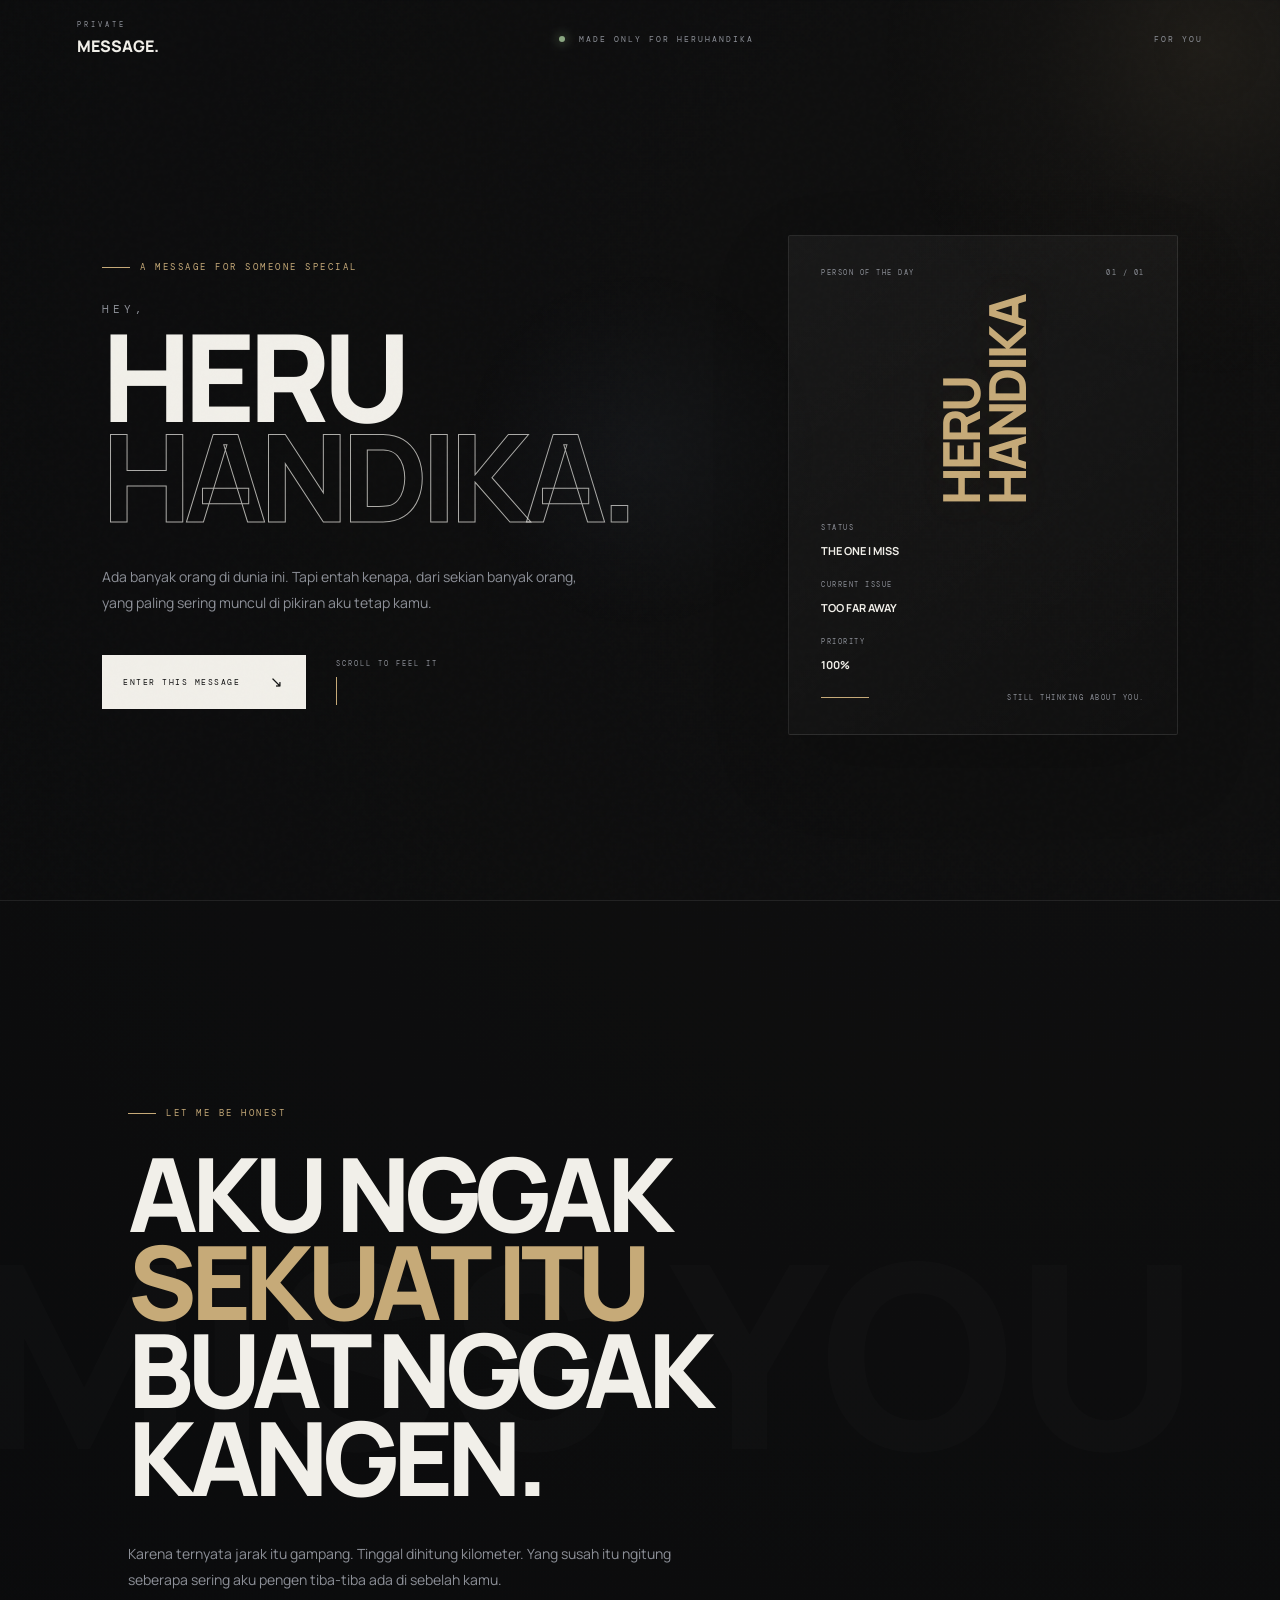
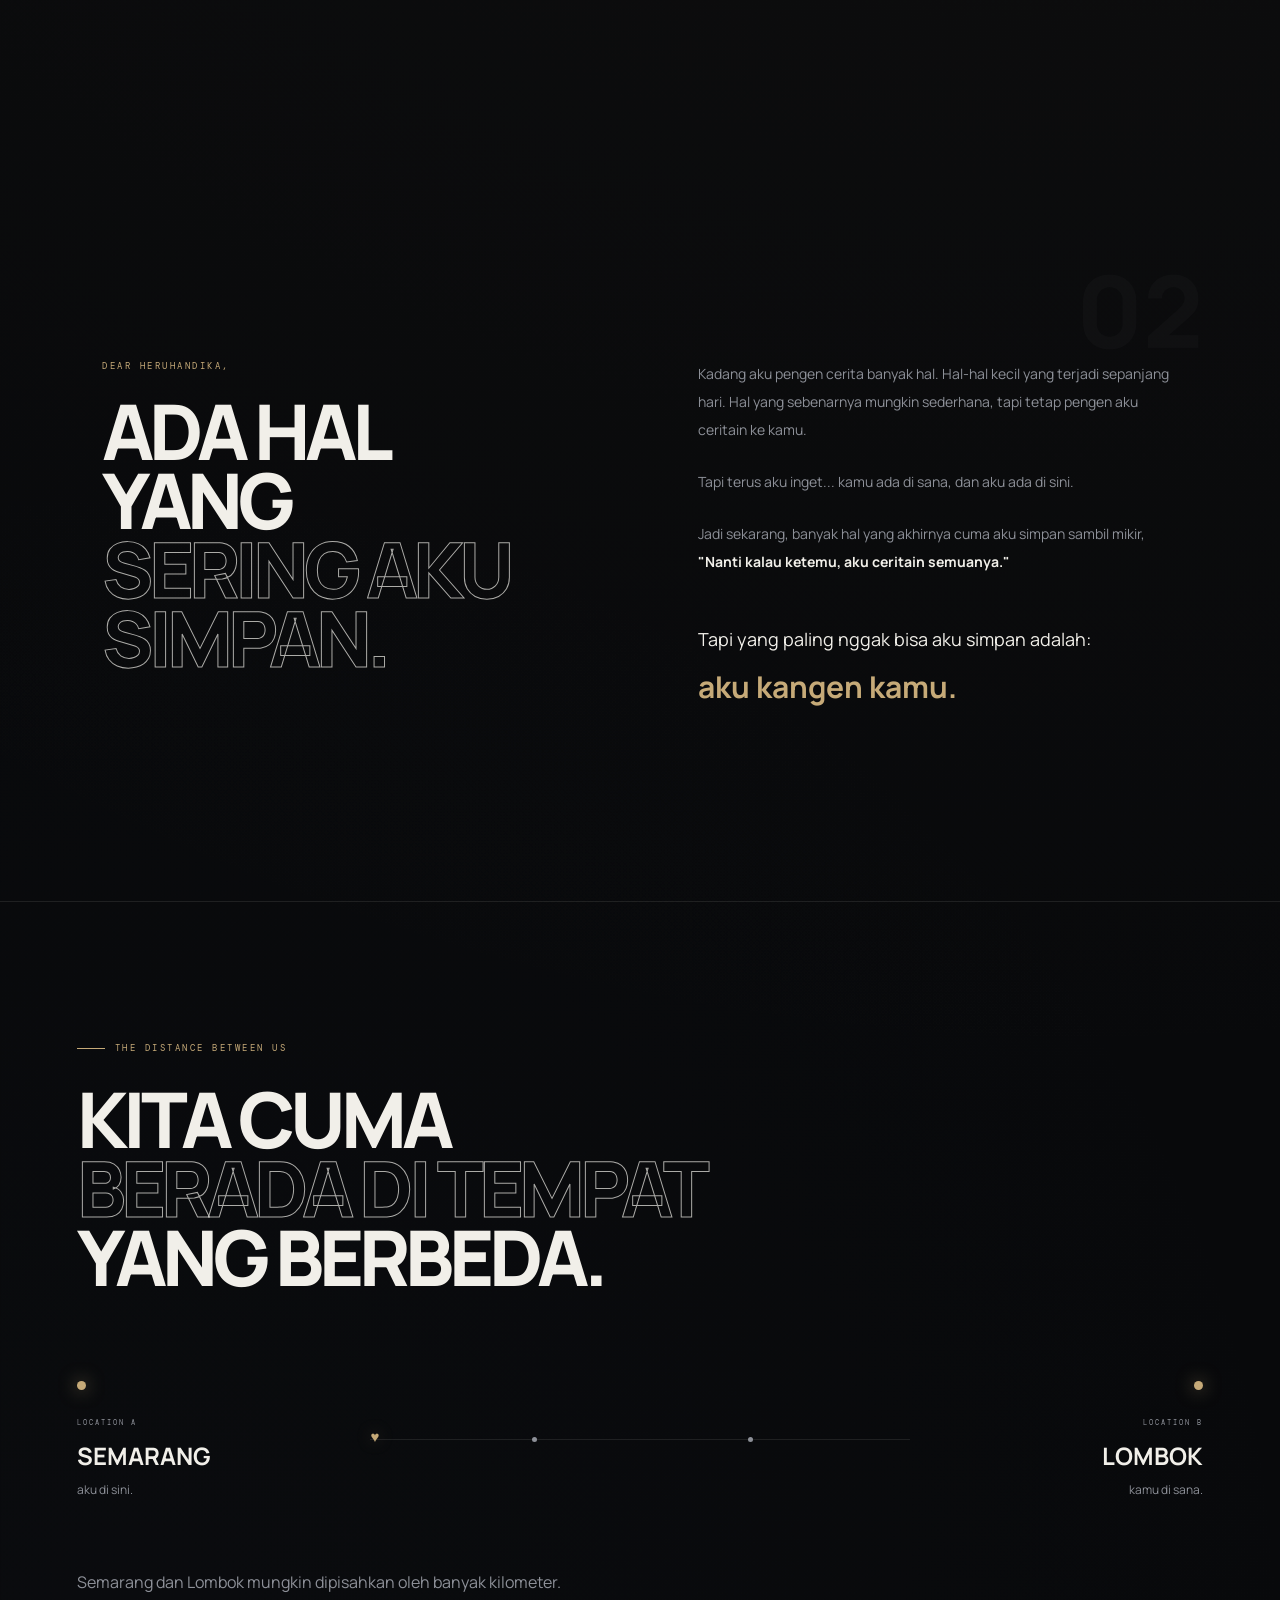
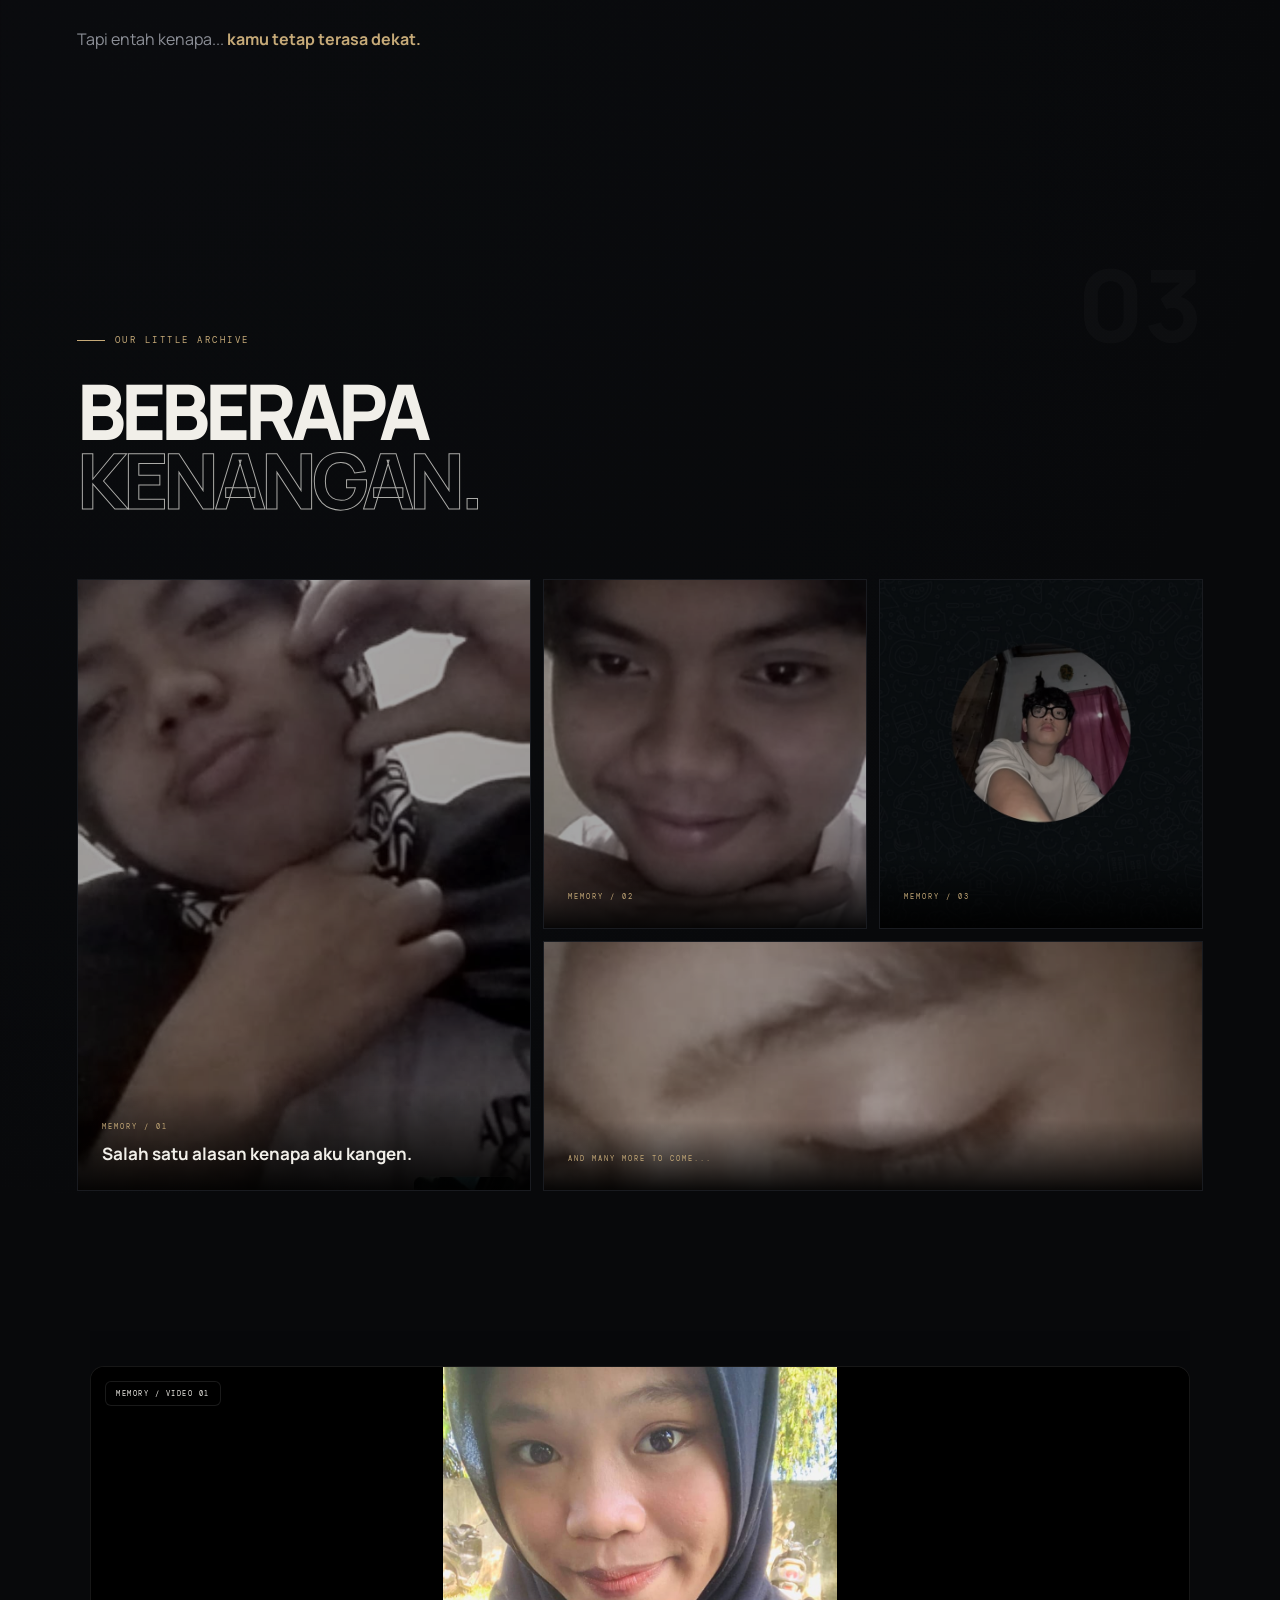
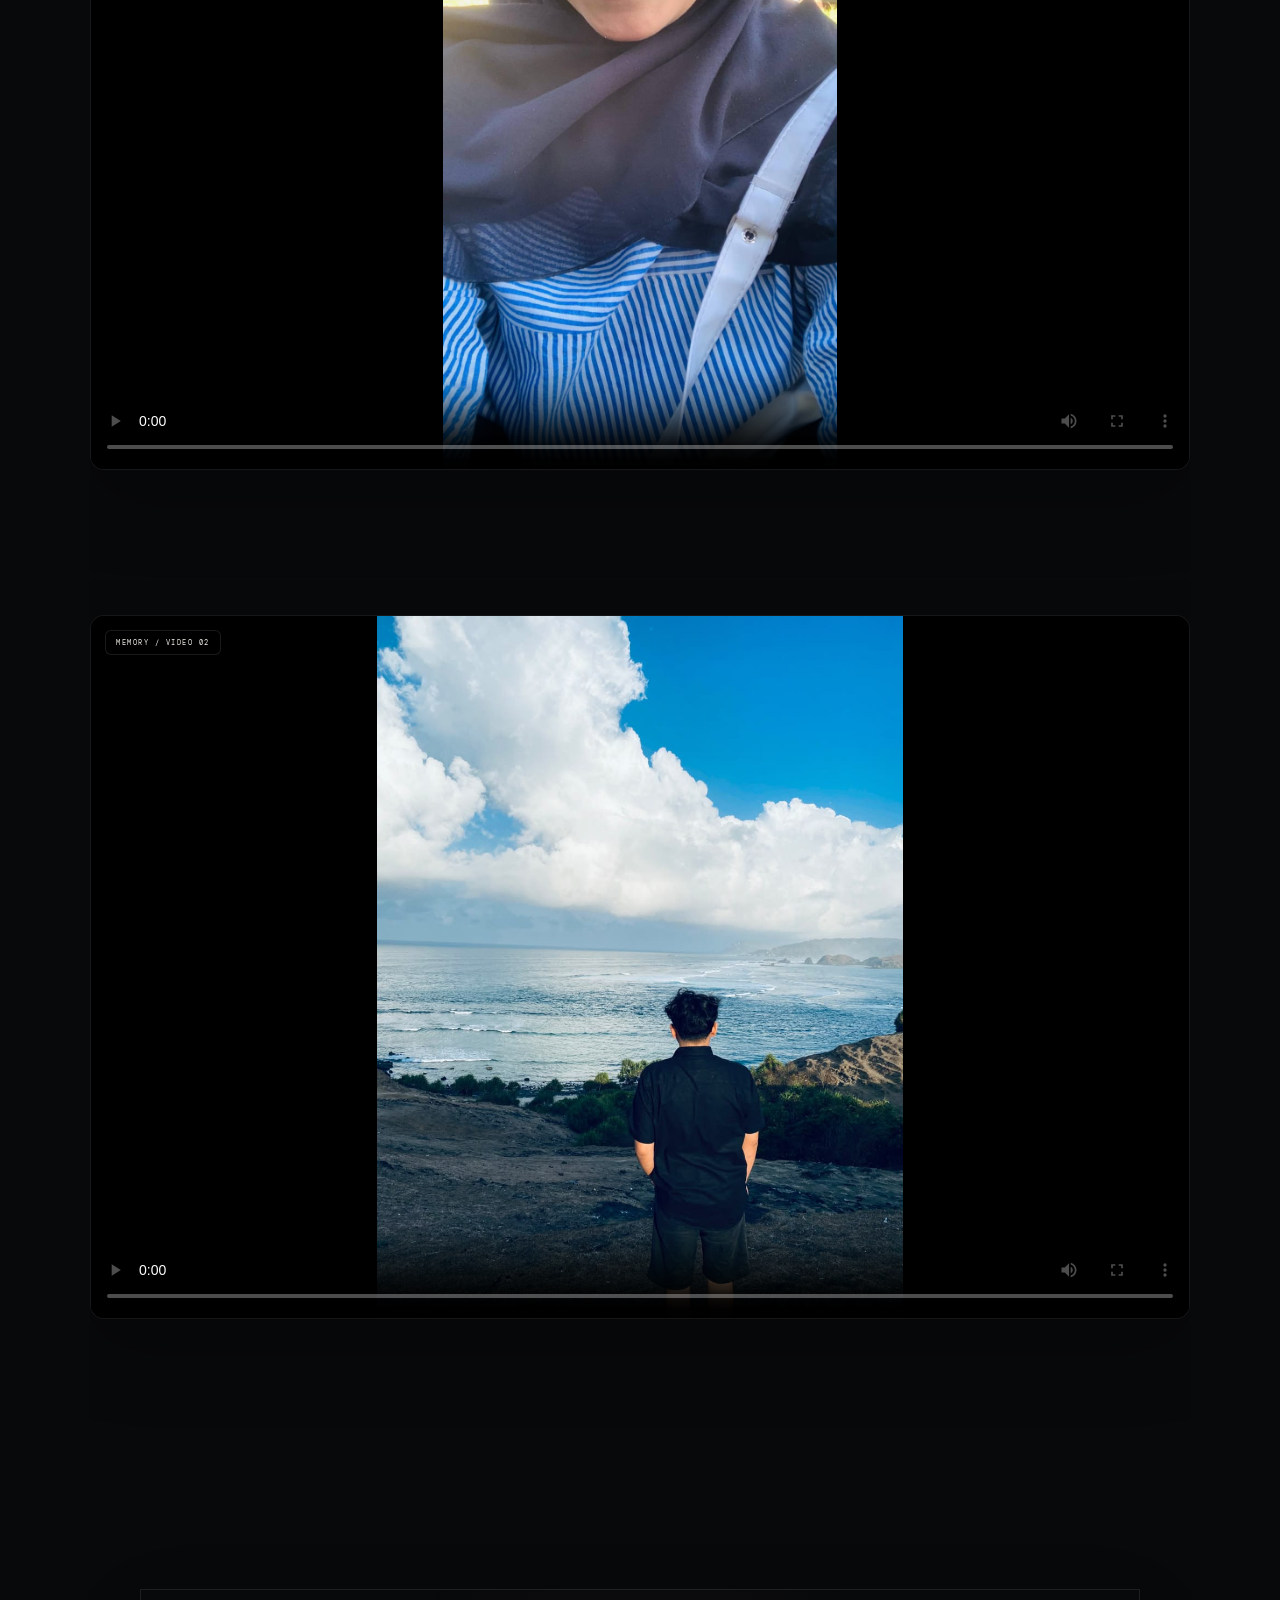
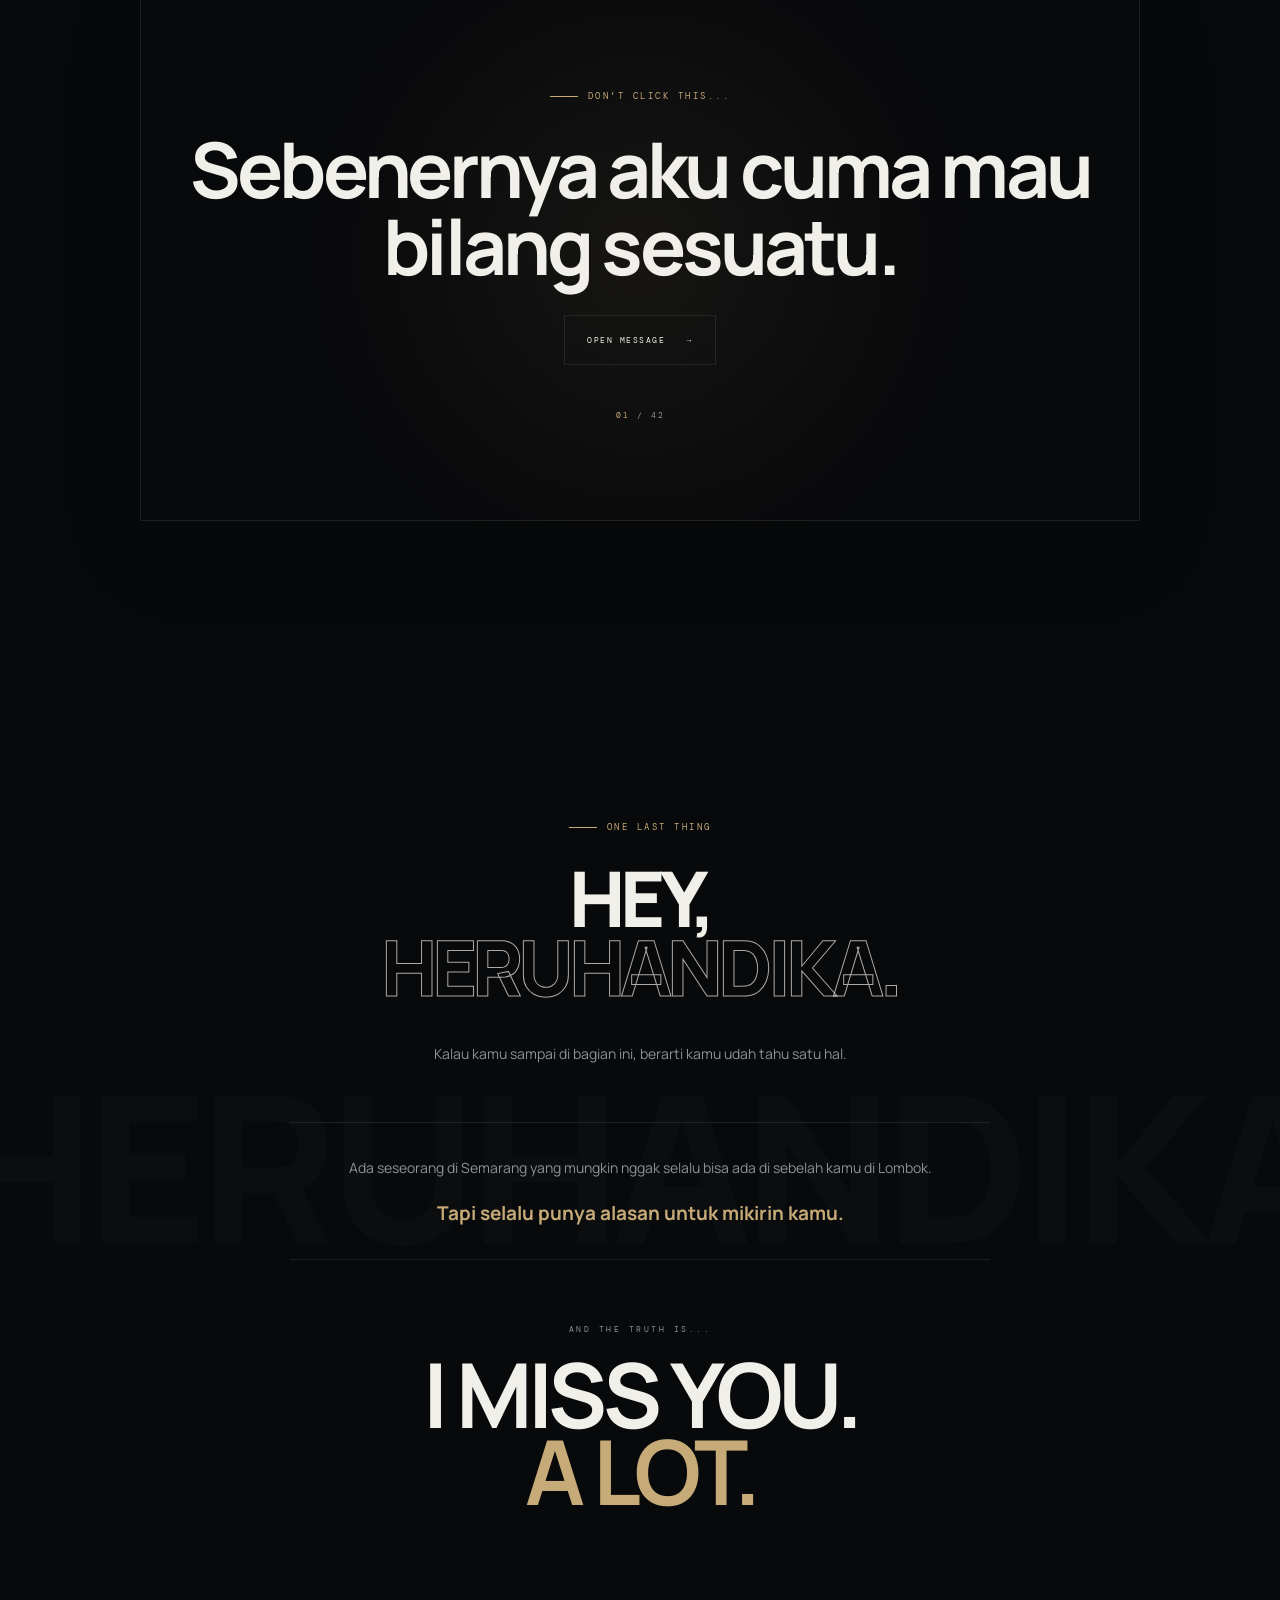
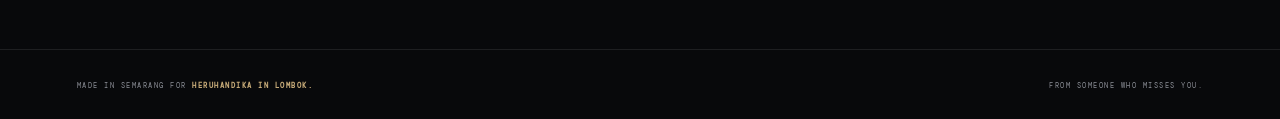
<file: index.html>
<!DOCTYPE html>
<html lang="id">

<head>
    <meta charset="UTF-8">

    <meta
        name="viewport"
        content="width=device-width, initial-scale=1.0, viewport-fit=cover"
    >

    <meta name="theme-color" content="#08090b">

    <meta
        name="description"
        content="A private message for someone special."
    >

    <meta name="color-scheme" content="dark">

    <title>For Heruhandika ❤️</title>

    <!-- =====================================================
         FONT
    ====================================================== -->

    <link rel="preconnect" href="https://fonts.googleapis.com">

    <link
        rel="preconnect"
        href="https://fonts.gstatic.com"
        crossorigin
    >

    <link
        href="https://fonts.googleapis.com/css2?family=DM+Mono:wght@400;500&family=Manrope:wght@400;500;600;700;800&display=swap"
        rel="stylesheet"
    >

    <!-- =====================================================
         CSS
    ====================================================== -->

    <link rel="stylesheet" href="style.css">
</head>


<body>


<!-- =========================================================
     LOADING SCREEN
========================================================= -->

<div class="loader" id="loader">

    <div class="loader-number">
        01 / PRIVATE MESSAGE
    </div>

    <div class="loader-name">
        HERUHANDIKA
    </div>

    <div class="loading-line">
        <span></span>
    </div>

    <p>
        PREPARING SOMETHING FOR YOU...
    </p>

</div>



<!-- =========================================================
     BACKGROUND EFFECTS
========================================================= -->

<div class="noise" aria-hidden="true"></div>

<div class="spotlight" aria-hidden="true"></div>

<div class="cursor-glow" aria-hidden="true"></div>



<!-- =========================================================
     NAVBAR
========================================================= -->

<nav class="navbar">

    <div class="brand">

        <span>
            PRIVATE
        </span>

        <strong>
            MESSAGE.
        </strong>

    </div>


    <div class="nav-center">

        <span class="online-dot"></span>

        MADE ONLY FOR HERUHANDIKA

    </div>


    <div class="nav-number">

        FOR YOU

    </div>

</nav>



<main>


<!-- =========================================================
     HERO
========================================================= -->

<section class="hero">

    <div class="hero-left reveal">

        <div class="eyebrow">

            <span></span>

            A MESSAGE FOR SOMEONE SPECIAL

        </div>


        <p class="hero-small">
            HEY,
        </p>


        <h1>

            HERU

            <br>

            <span>
                HANDIKA.
            </span>

        </h1>


        <p class="hero-description">

            Ada banyak orang di dunia ini.

            Tapi entah kenapa,

            dari sekian banyak orang,

            yang paling sering muncul

            di pikiran aku tetap kamu.

        </p>


        <div class="hero-actions">

            <button
                class="main-button"
                id="startButton"
                type="button"
            >

                <span>
                    ENTER THIS MESSAGE
                </span>

                <b>
                    ↘
                </b>

            </button>


            <div class="scroll-text">

                SCROLL TO FEEL IT

                <span></span>

            </div>

        </div>

    </div>



    <!-- =====================================================
         PERSON CARD
    ====================================================== -->

    <div class="hero-right reveal">

        <div class="person-card">


            <div class="card-top">

                <span>
                    PERSON OF THE DAY
                </span>

                <span>
                    01 / 01
                </span>

            </div>



            <div class="person-name">

                HERU

                <br>

                HANDIKA

            </div>



            <div class="person-info">


                <div>

                    <small>
                        STATUS
                    </small>

                    <strong>
                        THE ONE I MISS
                    </strong>

                </div>


                <div>

                    <small>
                        CURRENT ISSUE
                    </small>

                    <strong>
                        TOO FAR AWAY
                    </strong>

                </div>


                <div>

                    <small>
                        PRIORITY
                    </small>

                    <strong>
                        100%
                    </strong>

                </div>


            </div>



            <div class="card-footer">

                <span></span>

                <p>
                    STILL THINKING ABOUT YOU.
                </p>

            </div>


        </div>

    </div>

</section>



<!-- =========================================================
     STATEMENT
========================================================= -->

<section
    class="statement-section"
    id="message"
>

    <div
        class="big-background-text"
        aria-hidden="true"
    >
        MISS YOU
    </div>


    <div class="statement reveal">


        <p class="eyebrow">

            <span></span>

            LET ME BE HONEST

        </p>


        <h2>

            AKU NGGAK

            <br>

            <span>
                SEKUAT ITU
            </span>

            <br>

            BUAT NGGAK KANGEN.

        </h2>


        <p class="statement-description">

            Karena ternyata jarak itu gampang.

            Tinggal dihitung kilometer.

            Yang susah itu ngitung seberapa sering

            aku pengen tiba-tiba ada

            di sebelah kamu.

        </p>

    </div>

</section>



<!-- =========================================================
     LETTER
========================================================= -->

<section class="letter-section">

    <div class="section-index">
        02
    </div>


    <div class="letter-container">


        <div class="letter-title reveal">

            <p>
                DEAR HERUHANDIKA,
            </p>


            <h2>

                ADA HAL YANG

                <br>

                <span>
                    SERING AKU SIMPAN.
                </span>

            </h2>

        </div>



        <div class="letter-content reveal">


            <p>

                Kadang aku pengen cerita banyak hal.

                Hal-hal kecil yang terjadi sepanjang hari.

                Hal yang sebenarnya mungkin sederhana,

                tapi tetap pengen aku ceritain ke kamu.

            </p>


            <p>

                Tapi terus aku inget...

                kamu ada di sana,

                dan aku ada di sini.

            </p>


            <p>

                Jadi sekarang,

                banyak hal yang akhirnya cuma

                aku simpan sambil mikir,

                <b>
                    "Nanti kalau ketemu,
                    aku ceritain semuanya."
                </b>

            </p>


            <p class="highlight-text">

                Tapi yang paling nggak bisa

                aku simpan adalah:

                <br>

                <span>
                    aku kangen kamu.
                </span>

            </p>


        </div>

    </div>

</section>



<!-- =========================================================
     DISTANCE
========================================================= -->

<section class="distance-section">

    <div class="container">


        <div class="distance-heading reveal">

            <p class="eyebrow">

                <span></span>

                THE DISTANCE BETWEEN US

            </p>


            <h2>

                KITA CUMA

                <br>

                <span>
                    BERADA DI TEMPAT
                </span>

                <br>

                YANG BERBEDA.

            </h2>

        </div>



        <div class="distance-map reveal">


            <!-- LOCATION A -->

            <div class="location left-location">

                <div class="location-dot"></div>

                <small>
                    LOCATION A
                </small>

                <h3>
                    SEMARANG
                </h3>

                <p>
                    aku di sini.
                </p>

            </div>



            <!-- DISTANCE LINE -->

            <div class="travel-line">

                <div class="travel-dot dot-one"></div>

                <div class="travel-dot dot-two"></div>

                <div class="moving-heart">
                    ♥
                </div>

            </div>



            <!-- LOCATION B -->

            <div class="location right-location">

                <div class="location-dot"></div>

                <small>
                    LOCATION B
                </small>

                <h3>
                    LOMBOK
                </h3>

                <p>
                    kamu di sana.
                </p>

            </div>


        </div>



        <p class="distance-ending reveal">

            Semarang dan Lombok mungkin dipisahkan

            oleh banyak kilometer.

            <br><br>

            Tapi entah kenapa...

            <strong>
                kamu tetap terasa dekat.
            </strong>

        </p>


    </div>

</section>



<!-- =========================================================
     MEMORY
========================================================= -->

<section class="memory-section">

    <div class="section-index">
        03
    </div>


    <div class="container">


        <div class="memory-heading reveal">

            <p class="eyebrow">

                <span></span>

                OUR LITTLE ARCHIVE

            </p>


            <h2>

                BEBERAPA

                <br>

                <span>
                    KENANGAN.
                </span>

            </h2>

        </div>



        <div class="memory-grid">


            <!-- MEMORY 01 -->

            <div class="memory-card main-memory reveal">

                <img
                    src="img/foto1.jpeg"
                    alt="Kenangan bersama Heruhandika"
                    loading="lazy"
                    decoding="async"
                >


                <div class="memory-caption">

                    <span>
                        MEMORY / 01
                    </span>

                    <h3>

                        Salah satu alasan

                        kenapa aku kangen.

                    </h3>

                </div>

            </div>



            <!-- MEMORY 02 -->

            <div class="memory-card reveal">

                <img
                    src="img/foto2.jpeg"
                    alt="Memory 02"
                    loading="lazy"
                    decoding="async"
                >


                <div class="memory-caption">

                    <span>
                        MEMORY / 02
                    </span>

                </div>

            </div>



            <!-- MEMORY 03 -->

            <div class="memory-card reveal">

                <img
                    src="img/foto3.jpeg"
                    alt="Memory 03"
                    loading="lazy"
                    decoding="async"
                >


                <div class="memory-caption">

                    <span>
                        MEMORY / 03
                    </span>

                </div>

            </div>



            <!-- MEMORY 04 -->

            <div class="memory-card wide reveal">

                <img
                    src="img/foto4.jpeg"
                    alt="Kenangan lainnya"
                    loading="lazy"
                    decoding="async"
                >


                <div class="memory-caption">

                    <span>
                        AND MANY MORE TO COME...
                    </span>

                </div>

            </div>


        </div>

    </div>

</section>



<!-- =========================================================
     VIDEO MEMORY 01
========================================================= -->

<section class="video-section">

    <div class="video-frame reveal">

        <div class="video-label">
            MEMORY / VIDEO 01
        </div>


        <video
            class="our-video"
            controls
            playsinline
            preload="metadata"
            poster="./img/cover1.jpeg"
        >

            <source
                src="./asset/video.mp4.mp4"
                type="video/mp4"
            >

            Browser kamu tidak mendukung video.

        </video>

    </div>

</section>



<!-- =========================================================
     VIDEO MEMORY 02
========================================================= -->

<section class="video-section">

    <div class="video-frame reveal">

        <div class="video-label">
            MEMORY / VIDEO 02
        </div>


        <video
            class="our-video"
            controls
            playsinline
            preload="metadata"
            poster="./img/cover2.jpeg"
        >

            <source
                src="./asset/video1.mp4"
                type="video/mp4"
            >

            Browser kamu tidak mendukung video.

        </video>

    </div>

</section>



<!-- =========================================================
     INTERACTIVE MESSAGE
========================================================= -->

<section class="interactive-section">

    <div class="interactive-box reveal">


        <p class="eyebrow">

            <span></span>

            DON'T CLICK THIS...

        </p>


        <h2 id="messageText">

            Sebenernya aku cuma mau bilang sesuatu.

        </h2>


        <button
            id="messageButton"
            class="message-button"
            type="button"
        >

            OPEN MESSAGE

            <span>
                →
            </span>

        </button>


        <div class="message-counter">

            <span id="messageCount">
                01
            </span>

            / 42

        </div>


    </div>

</section>



<!-- =========================================================
     FINAL MESSAGE
========================================================= -->

<section class="final-section">


    <div
        class="final-background"
        aria-hidden="true"
    >
        HERUHANDIKA
    </div>


    <div class="final-content reveal">


        <p class="eyebrow">

            <span></span>

            ONE LAST THING

        </p>


        <h2>

            HEY,

            <br>

            <span>
                HERUHANDIKA.
            </span>

        </h2>


        <p class="final-text">

            Kalau kamu sampai di bagian ini,

            berarti kamu udah tahu satu hal.

        </p>



        <div class="final-message">


            <p>

                Ada seseorang di Semarang

                yang mungkin nggak selalu bisa

                ada di sebelah kamu di Lombok.

            </p>


            <strong>

                Tapi selalu punya alasan

                untuk mikirin kamu.

            </strong>


        </div>



        <div class="last-words">


            <span>
                AND THE TRUTH IS...
            </span>


            <h3>

                I MISS YOU.

                <br>

                <b>
                    A LOT.
                </b>

            </h3>


        </div>


    </div>

</section>


</main>



<!-- =========================================================
     FOOTER
========================================================= -->

<footer>


    <div>

        MADE IN SEMARANG FOR

        <strong>
            HERUHANDIKA IN LOMBOK.
        </strong>

    </div>


    <div>

        FROM SOMEONE WHO MISSES YOU.

    </div>


</footer>



<!-- =========================================================
     JAVASCRIPT
========================================================= -->

<script src="script.js" defer></script>


</body>

</html>
</file>
<file: style.css>
@import url('https://fonts.googleapis.com/css2?family=DM+Mono:wght@400;500&family=Manrope:wght@400;500;600;700;800&display=swap');

/* =========================================================
   ROOT
========================================================= */

:root{
    --bg:#08090b;
    --soft:#101216;
    --card:#121419;

    --text:#f1efe9;
    --muted:#8d9098;

    --gold:#c6aa78;
    --gold-light:#dfc99d;
    --gold-soft:rgba(198,170,120,.12);

    --line:rgba(255,255,255,.09);
    --line-soft:rgba(255,255,255,.05);

    --container:1200px;
    --radius:18px;

    --ease:cubic-bezier(.22,1,.36,1);
}


/* =========================================================
   RESET
========================================================= */

*,
*::before,
*::after{
    margin:0;
    padding:0;
    box-sizing:border-box;
}

html{
    scroll-behavior:smooth;
    background:var(--bg);
    overflow-x:hidden;
}

body{
    min-width:0;
    background:
        radial-gradient(
            circle at 85% 5%,
            rgba(198,170,120,.045),
            transparent 30%
        ),
        radial-gradient(
            circle at 10% 40%,
            rgba(90,110,140,.025),
            transparent 25%
        ),
        var(--bg);

    color:var(--text);

    font-family:"Manrope",sans-serif;

    overflow-x:hidden;

    -webkit-font-smoothing:antialiased;
    text-rendering:optimizeLegibility;
}

img,
video{
    max-width:100%;
}

button{
    font:inherit;
}

button,
a{
    -webkit-tap-highlight-color:transparent;
}

button{
    border-radius:0;
}

section{
    position:relative;
    overflow:hidden;
}


/* =========================================================
   BACKGROUND
========================================================= */

.noise{
    position:fixed;
    inset:0;

    z-index:100;

    pointer-events:none;

    opacity:.025;

    background-image:
        url("data:image/svg+xml,%3Csvg viewBox='0 0 180 180' xmlns='http://www.w3.org/2000/svg'%3E%3Cfilter id='n'%3E%3CfeTurbulence type='fractalNoise' baseFrequency='.9' numOctaves='3' stitchTiles='stitch'/%3E%3C/filter%3E%3Crect width='100%25' height='100%25' filter='url(%23n)' opacity='.6'/%3E%3C/svg%3E");
}

.spotlight{
    position:fixed;

    width:700px;
    height:700px;

    top:-300px;
    right:-280px;

    z-index:0;

    border-radius:50%;

    pointer-events:none;

    background:
        radial-gradient(
            circle,
            rgba(198,170,120,.09) 0%,
            rgba(198,170,120,.025) 35%,
            transparent 68%
        );
}

.cursor-glow{
    position:fixed;

    width:360px;
    height:360px;

    z-index:1;

    left:0;
    top:0;

    border-radius:50%;

    pointer-events:none;

    transform:translate(-50%,-50%);

    background:
        radial-gradient(
            circle,
            rgba(90,110,140,.07),
            transparent 70%
        );
}


/* =========================================================
   LOADER
========================================================= */

.loader{
    position:fixed;
    inset:0;

    z-index:99999;

    display:flex;
    flex-direction:column;
    align-items:center;
    justify-content:center;

    padding:24px;

    background:#08090b;

    opacity:1;
    visibility:visible;

    transition:
        opacity .8s ease,
        visibility .8s ease;
}

.loader.hide{
    opacity:0;
    visibility:hidden;
    pointer-events:none;
}

.loader-number{
    margin-bottom:18px;

    color:var(--gold);

    font-family:"DM Mono",monospace;

    font-size:10px;

    letter-spacing:2px;
}

.loader-name{
    margin-bottom:28px;

    font-size:clamp(24px,5vw,50px);

    font-weight:800;

    letter-spacing:clamp(4px,1vw,10px);

    text-align:center;
}

.loading-line{
    width:min(240px,70vw);

    height:1px;

    overflow:hidden;

    background:var(--line);
}

.loading-line span{
    display:block;

    width:40%;
    height:100%;

    background:var(--gold);

    animation:load 1.5s infinite ease-in-out;
}

.loader p{
    margin-top:18px;

    color:var(--muted);

    font-family:"DM Mono",monospace;

    font-size:8px;

    letter-spacing:2px;

    text-align:center;
}

@keyframes load{
    from{
        transform:translateX(-120%);
    }

    to{
        transform:translateX(360%);
    }
}


/* =========================================================
   NAVBAR
========================================================= */

.navbar{
    position:absolute;

    top:0;
    left:0;

    width:100%;

    padding:28px 6%;

    display:flex;

    align-items:center;

    justify-content:space-between;

    z-index:20;
}

.brand{
    display:flex;
    flex-direction:column;

    min-width:0;
}

.brand span{
    color:var(--muted);

    font-family:"DM Mono",monospace;

    font-size:7px;

    letter-spacing:3px;
}

.brand strong{
    margin-top:6px;

    color:var(--text);

    font-size:16px;

    font-weight:800;
}

.nav-center,
.nav-number{
    color:var(--muted);

    font-family:"DM Mono",monospace;

    font-size:8px;

    letter-spacing:2px;

    white-space:nowrap;
}

.online-dot{
    display:inline-block;

    width:6px;
    height:6px;

    margin-right:7px;

    background:#8ca882;

    border-radius:50%;

    box-shadow:0 0 12px #8ca882;
}


/* =========================================================
   GENERAL
========================================================= */

.container{
    width:min(var(--container),88%);

    margin-inline:auto;
}

.eyebrow{
    display:flex;

    align-items:center;

    gap:10px;

    margin-bottom:28px;

    color:var(--gold);

    font-family:"DM Mono",monospace;

    font-size:9px;

    letter-spacing:2.5px;

    line-height:1.5;
}

.eyebrow span{
    flex:0 0 auto;

    width:28px;
    height:1px;

    background:var(--gold);
}

.section-index{
    position:absolute;

    top:60px;
    right:6%;

    color:rgba(255,255,255,.025);

    font-size:clamp(60px,8vw,100px);

    font-weight:800;

    line-height:1;

    pointer-events:none;
}


/* =========================================================
   HERO
========================================================= */

.hero{
    min-height:100svh;

    padding:150px 8% 80px;

    display:grid;

    grid-template-columns:
        minmax(0,1.2fr)
        minmax(300px,.8fr);

    align-items:center;

    gap:clamp(50px,8vw,110px);
}

.hero-left,
.hero-right{
    min-width:0;
}

.hero-small{
    margin-bottom:10px;

    color:var(--muted);

    font-family:"DM Mono",monospace;

    font-size:11px;

    letter-spacing:4px;
}

.hero h1{
    max-width:100%;

    font-size:clamp(62px,9.5vw,145px);

    line-height:.82;

    letter-spacing:clamp(-7px,-.6vw,-4px);

    font-weight:800;

    overflow-wrap:break-word;
}

.hero h1 span,
.letter-title h2 span,
.distance-heading h2 span,
.memory-heading h2 span,
.final-content h2 span{
    color:transparent;

    -webkit-text-stroke:1px rgba(241,239,233,.7);
}

.hero-description{
    max-width:500px;

    margin:38px 0;

    color:var(--muted);

    font-size:14px;

    line-height:1.9;
}

.hero-actions{
    display:flex;

    align-items:center;

    gap:30px;
}

.main-button{
    min-height:52px;

    padding:16px 20px;

    display:inline-flex;

    align-items:center;

    justify-content:space-between;

    gap:30px;

    border:1px solid rgba(255,255,255,.08);

    background:var(--text);

    color:#111;

    font-family:"DM Mono",monospace;

    font-size:8px;

    letter-spacing:1.5px;

    cursor:pointer;

    transition:
        transform .35s var(--ease),
        background .35s ease,
        box-shadow .35s ease;
}

.main-button b{
    font-size:15px;

    font-weight:400;
}

.main-button:hover{
    background:var(--gold-light);

    transform:translateY(-4px);

    box-shadow:
        0 15px 35px rgba(198,170,120,.12);
}

.scroll-text{
    display:flex;

    flex-direction:column;

    gap:9px;

    color:var(--muted);

    font-family:"DM Mono",monospace;

    font-size:7px;

    letter-spacing:2px;
}

.scroll-text span{
    width:1px;
    height:28px;

    background:var(--gold);
}


/* =========================================================
   PERSON CARD
========================================================= */

.person-card{
    width:100%;

    min-height:500px;

    padding:32px;

    display:flex;

    flex-direction:column;

    justify-content:space-between;

    border:1px solid var(--line);

    background:
        linear-gradient(
            145deg,
            rgba(255,255,255,.045),
            rgba(255,255,255,.008)
        );

    border-radius:2px;

    box-shadow:
        0 30px 80px rgba(0,0,0,.15);
}

.card-top,
.card-footer{
    display:flex;

    align-items:center;

    justify-content:space-between;

    gap:20px;

    color:var(--muted);

    font-family:"DM Mono",monospace;

    font-size:7px;

    letter-spacing:1.5px;
}

.person-name{
    align-self:center;

    color:var(--gold);

    font-size:clamp(34px,4vw,60px);

    font-weight:800;

    letter-spacing:-3px;

    line-height:.9;

    writing-mode:vertical-rl;

    transform:rotate(180deg);

    text-shadow:
        0 0 40px rgba(198,170,120,.08);
}

.person-info{
    display:grid;

    gap:20px;
}

.person-info small{
    display:block;

    margin-bottom:6px;

    color:var(--muted);

    font-family:"DM Mono",monospace;

    font-size:7px;

    letter-spacing:1.5px;
}

.person-info strong{
    color:var(--text);

    font-size:11px;

    font-weight:700;
}

.card-footer span{
    width:48px;
    height:1px;

    flex:0 0 auto;

    background:var(--gold);
}

.card-footer p{
    text-align:right;
}


/* =========================================================
   STATEMENT
========================================================= */

.statement-section{
    min-height:100svh;

    padding:120px 10%;

    display:flex;

    align-items:center;

    border-top:1px solid var(--line);
}

.big-background-text{
    position:absolute;

    left:-2%;
    top:50%;

    transform:translateY(-50%);

    color:rgba(255,255,255,.015);

    font-size:clamp(100px,20vw,280px);

    font-weight:800;

    line-height:1;

    white-space:nowrap;

    pointer-events:none;
}

.statement{
    position:relative;

    z-index:1;

    max-width:1000px;
}

.statement h2{
    font-size:clamp(50px,8vw,130px);

    line-height:.86;

    letter-spacing:clamp(-6px,-.5vw,-3px);

    font-weight:800;
}

.statement h2 span{
    color:var(--gold);
}

.statement-description{
    max-width:600px;

    margin-top:40px;

    color:var(--muted);

    font-size:14px;

    line-height:1.9;
}


/* =========================================================
   LETTER
========================================================= */

.letter-section{
    padding:160px 8%;
}

.letter-container{
    max-width:1100px;

    margin-inline:auto;

    display:grid;

    grid-template-columns:
        minmax(0,1fr)
        minmax(0,1fr);

    gap:clamp(60px,9vw,120px);
}

.letter-title > p{
    margin-bottom:24px;

    color:var(--gold);

    font-family:"DM Mono",monospace;

    font-size:9px;

    letter-spacing:2.5px;
}

.letter-title h2,
.distance-heading h2,
.memory-heading h2,
.final-content h2{
    font-size:clamp(44px,6vw,85px);

    line-height:.9;

    letter-spacing:clamp(-5px,-.4vw,-2px);

    font-weight:800;
}

.letter-content p{
    margin-bottom:24px;

    color:var(--muted);

    font-size:14px;

    line-height:2;
}

.letter-content b{
    color:var(--text);
}

.highlight-text{
    margin-top:45px !important;

    color:var(--text) !important;

    font-size:18px !important;
}

.highlight-text span{
    color:var(--gold);

    font-size:clamp(23px,3vw,30px);

    font-weight:700;
}


/* =========================================================
   DISTANCE
========================================================= */

.distance-section{
    padding:140px 0;

    border-top:1px solid var(--line);
}

.distance-heading{
    max-width:850px;
}

.distance-map{
    margin-top:90px;

    display:grid;

    grid-template-columns:
        minmax(150px,1fr)
        minmax(100px,2fr)
        minmax(150px,1fr);

    align-items:center;

    gap:24px;
}

.location small{
    color:var(--muted);

    font-family:"DM Mono",monospace;

    font-size:7px;

    letter-spacing:2px;
}

.location h3{
    margin:9px 0;

    font-size:24px;
}

.location p{
    color:var(--muted);

    font-size:12px;
}

.right-location{
    text-align:right;
}

.location-dot{
    width:9px;
    height:9px;

    margin-bottom:18px;

    background:var(--gold);

    border-radius:50%;

    box-shadow:
        0 0 18px rgba(198,170,120,.7);
}

.right-location .location-dot{
    margin-left:auto;
}

.travel-line{
    position:relative;

    height:1px;

    background:var(--line);
}

.travel-dot{
    position:absolute;

    top:-2px;

    width:5px;
    height:5px;

    background:var(--muted);

    border-radius:50%;
}

.dot-one{
    left:30%;
}

.dot-two{
    left:70%;
}

.moving-heart{
    position:absolute;

    top:-13px;
    left:0;

    color:var(--gold);

    font-size:15px;

    animation:travel 5s infinite ease-in-out;

    filter:
        drop-shadow(0 0 8px rgba(198,170,120,.3));
}

@keyframes travel{

    0%,
    100%{
        left:0;
    }

    50%{
        left:calc(100% - 15px);
    }

}

.distance-ending{
    margin-top:70px;

    color:var(--muted);

    font-size:16px;

    line-height:1.8;
}

.distance-ending strong{
    color:var(--gold);
}


/* =========================================================
   MEMORY
========================================================= */

.memory-section{
    padding:140px 0;
}

.memory-heading{
    margin-bottom:65px;
}

.memory-grid{
    display:grid;

    grid-template-columns:
        1.4fr
        1fr
        1fr;

    grid-template-rows:
        350px
        250px;

    gap:12px;
}

.memory-card{
    position:relative;

    min-width:0;

    overflow:hidden;

    background:var(--card);

    border:1px solid rgba(255,255,255,.03);
}

.main-memory{
    grid-row:span 2;
}

.wide{
    grid-column:span 2;
}

.memory-card img{
    display:block;

    width:100%;
    height:100%;

    object-fit:cover;

    filter:
        grayscale(40%)
        brightness(.65);

    transition:
        transform .8s var(--ease),
        filter .8s ease;
}

.memory-card:hover img{
    transform:scale(1.06);

    filter:
        grayscale(0%)
        brightness(.85);
}

.memory-caption{
    position:absolute;

    right:0;
    bottom:0;
    left:0;

    padding:24px;

    background:
        linear-gradient(
            transparent,
            rgba(0,0,0,.92)
        );
}

.memory-caption span{
    color:var(--gold);

    font-family:"DM Mono",monospace;

    font-size:7px;

    letter-spacing:2px;
}

.memory-caption h3{
    margin-top:8px;

    max-width:350px;

    font-size:17px;

    line-height:1.4;
}


/* =========================================================
   VIDEO
========================================================= */

.video-section{
    width:min(1100px,88%);

    margin:0 auto;

    padding:35px 0 110px;
}

.video-frame{
    position:relative;

    width:100%;

    overflow:hidden;

    border:1px solid var(--line);

    background:#000;

    border-radius:14px;

    box-shadow:
        0 25px 80px rgba(0,0,0,.3);
}

.video-label{
    position:absolute;

    top:14px;
    left:14px;

    z-index:3;

    padding:7px 10px;

    color:var(--text);

    background:rgba(0,0,0,.65);

    border:1px solid rgba(255,255,255,.1);

    border-radius:6px;

    font-family:"DM Mono",monospace;

    font-size:7px;

    letter-spacing:1.5px;

    backdrop-filter:blur(8px);

    -webkit-backdrop-filter:blur(8px);
}

.our-video{
    display:block;

    width:100%;
    height:auto;

    max-height:78vh;

    background:#000;

    object-fit:contain;
}


/* =========================================================
   INTERACTIVE
========================================================= */

.interactive-section{
    padding:160px 20px;
}

.interactive-box{
    width:min(1000px,100%);

    margin-inline:auto;

    padding:100px 40px;

    text-align:center;

    border:1px solid var(--line);

    background:
        radial-gradient(
            circle at center,
            rgba(198,170,120,.08),
            transparent 60%
        );

    box-shadow:
        0 30px 80px rgba(0,0,0,.12);
}

.interactive-box .eyebrow{
    justify-content:center;
}

.interactive-box h2{
    min-height:150px;

    display:flex;

    align-items:center;

    justify-content:center;

    font-size:clamp(38px,6vw,80px);

    line-height:1;

    letter-spacing:clamp(-4px,-.3vw,-2px);

    transition:
        opacity .3s ease,
        transform .3s ease;
}

.message-button{
    min-height:50px;

    margin-top:30px;

    padding:16px 22px;

    border:1px solid var(--line);

    background:transparent;

    color:var(--text);

    font-family:"DM Mono",monospace;

    font-size:8px;

    letter-spacing:1.5px;

    cursor:pointer;

    transition:
        border-color .3s ease,
        color .3s ease,
        transform .3s var(--ease),
        background .3s ease;
}

.message-button:hover{
    border-color:var(--gold);

    color:var(--gold);

    background:var(--gold-soft);

    transform:translateY(-3px);
}

.message-button span{
    margin-left:15px;
}

.message-counter{
    margin-top:45px;

    color:var(--muted);

    font-family:"DM Mono",monospace;

    font-size:8px;

    letter-spacing:2px;
}

.message-counter span{
    color:var(--gold);
}


/* =========================================================
   FINAL
========================================================= */

.final-section{
    min-height:100svh;

    padding:140px 20px;

    display:flex;

    align-items:center;

    justify-content:center;

    text-align:center;
}

.final-background{
    position:absolute;

    left:50%;
    top:50%;

    transform:translate(-50%,-50%);

    color:rgba(255,255,255,.018);

    font-size:clamp(100px,16vw,230px);

    font-weight:800;

    letter-spacing:-8px;

    line-height:1;

    white-space:nowrap;

    pointer-events:none;
}

.final-content{
    position:relative;

    z-index:1;

    width:min(1000px,100%);
}

.final-content .eyebrow{
    justify-content:center;
}

.final-text{
    max-width:550px;

    margin:40px auto 0;

    color:var(--muted);

    font-size:14px;

    line-height:1.9;
}

.final-message{
    max-width:700px;

    margin:55px auto;

    padding:32px 20px;

    border-top:1px solid var(--line);

    border-bottom:1px solid var(--line);
}

.final-message p{
    margin-bottom:18px;

    color:var(--muted);

    font-size:14px;

    line-height:1.8;
}

.final-message strong{
    color:var(--gold);

    font-size:19px;

    line-height:1.5;
}

.last-words span{
    color:var(--muted);

    font-family:"DM Mono",monospace;

    font-size:8px;

    letter-spacing:2.5px;
}

.last-words h3{
    margin-top:18px;

    font-size:clamp(42px,7vw,90px);

    line-height:.86;

    letter-spacing:clamp(-5px,-.5vw,-2px);
}

.last-words b{
    color:var(--gold);
}


/* =========================================================
   FOOTER
========================================================= */

footer{
    min-height:70px;

    padding:24px 6%;

    display:flex;

    align-items:center;

    justify-content:space-between;

    gap:20px;

    border-top:1px solid var(--line);

    color:var(--muted);

    font-family:"DM Mono",monospace;

    font-size:7px;

    letter-spacing:1.5px;

    line-height:1.7;
}

footer strong{
    color:var(--gold);
}


/* =========================================================
   REVEAL
========================================================= */

.reveal{
    opacity:0;

    transform:translateY(35px);

    transition:
        opacity .9s ease,
        transform .9s var(--ease);
}

.reveal.active{
    opacity:1;

    transform:translateY(0);
}


/* =========================================================
   TABLET
========================================================= */

@media (max-width:1000px){

    .hero{
        grid-template-columns:1fr;

        gap:65px;

        padding:145px 7% 75px;
    }

    .hero-left{
        max-width:850px;
    }

    .hero-right{
        width:min(620px,100%);

        margin-inline:auto;
    }

    .person-card{
        min-height:430px;
    }

    .letter-container{
        gap:60px;
    }

    .memory-grid{
        grid-template-columns:1fr 1fr;

        grid-template-rows:
            350px
            250px
            250px;
    }

    .main-memory{
        grid-column:span 2;

        grid-row:auto;
    }

    .wide{
        grid-column:span 2;
    }

    .video-section{
        width:min(92%,900px);
    }
}


/* =========================================================
   MOBILE
========================================================= */

@media (max-width:700px){

    html{
        scroll-padding-top:20px;
    }

    body{
        font-size:14px;
    }

    .spotlight,
    .cursor-glow{
        display:none;
    }


    /* NAVBAR */

    .navbar{
        position:absolute;

        padding:20px 6%;
    }

    .brand strong{
        font-size:14px;
    }

    .nav-center{
        display:none;
    }

    .nav-number{
        font-size:7px;
    }


    /* GENERAL */

    .container{
        width:88%;
    }

    .section-index{
        top:32px;

        right:6%;

        font-size:60px;
    }


    /* HERO */

    .hero{
        min-height:auto;

        padding:125px 6% 65px;

        gap:55px;
    }

    .eyebrow{
        margin-bottom:22px;

        gap:8px;

        font-size:7px;

        letter-spacing:1.8px;
    }

    .eyebrow span{
        width:20px;
    }

    .hero-small{
        font-size:9px;

        letter-spacing:3px;
    }

    .hero h1{
        font-size:clamp(54px,16vw,78px);

        line-height:.84;

        letter-spacing:-4px;
    }

    .hero-description{
        margin:27px 0 30px;

        max-width:100%;

        font-size:12px;

        line-height:1.8;
    }

    .hero-actions{
        width:100%;

        align-items:stretch;

        flex-direction:column;

        gap:22px;
    }

    .main-button{
        width:100%;

        min-height:50px;

        padding:15px 17px;

        gap:15px;
    }

    .scroll-text{
        flex-direction:row;

        align-items:center;

        gap:10px;
    }

    .scroll-text span{
        width:25px;

        height:1px;
    }


    /* PERSON CARD */

    .person-card{
        min-height:390px;

        padding:22px;
    }

    .card-top,
    .card-footer{
        font-size:6px;

        letter-spacing:1px;
    }

    .person-name{
        font-size:38px;

        letter-spacing:-2px;
    }

    .person-info{
        gap:16px;
    }

    .person-info small{
        margin-bottom:5px;

        font-size:6px;
    }

    .person-info strong{
        font-size:10px;
    }


    /* STATEMENT */

    .statement-section{
        min-height:auto;

        padding:100px 6%;
    }

    .big-background-text{
        font-size:35vw;
    }

    .statement h2{
        font-size:clamp(43px,12vw,65px);

        line-height:.88;

        letter-spacing:-3px;
    }

    .statement-description{
        margin-top:30px;

        font-size:12px;

        line-height:1.8;
    }


    /* LETTER */

    .letter-section{
        padding:100px 6%;
    }

    .letter-container{
        grid-template-columns:1fr;

        gap:45px;
    }

    .letter-title h2,
    .distance-heading h2,
    .memory-heading h2,
    .final-content h2{
        font-size:clamp(40px,11vw,62px);

        line-height:.9;

        letter-spacing:-3px;
    }

    .letter-content p{
        font-size:12px;

        line-height:1.85;

        margin-bottom:20px;
    }

    .highlight-text{
        margin-top:35px !important;

        font-size:16px !important;
    }

    .highlight-text span{
        font-size:24px;
    }


    /* DISTANCE */

    .distance-section{
        padding:100px 0;
    }

    .distance-map{
        margin-top:55px;

        display:grid;

        grid-template-columns:1fr;

        gap:28px;
    }

    .location h3{
        font-size:22px;
    }

    .right-location{
        text-align:left;
    }

    .right-location .location-dot{
        margin-left:0;
    }

    .travel-line{
        width:1px;

        height:75px;

        margin-left:4px;
    }

    .travel-dot{
        left:-2px !important;
    }

    .dot-one{
        top:25%;
    }

    .dot-two{
        top:75%;
    }

    .moving-heart{
        top:0;

        left:-7px;

        animation-name:travel-mobile;
    }

    @keyframes travel-mobile{

        0%,
        100%{
            top:0;
        }

        50%{
            top:65px;
        }

    }

    .distance-ending{
        margin-top:45px;

        font-size:13px;

        line-height:1.8;
    }


    /* MEMORY */

    .memory-section{
        padding:100px 0;
    }

    .memory-heading{
        margin-bottom:35px;
    }

    .memory-grid{
        display:flex;

        flex-direction:column;

        gap:10px;
    }

    .memory-card{
        width:100%;

        height:min(70vw,300px);
    }

    .main-memory{
        height:min(105vw,400px);
    }

    .memory-caption{
        padding:18px;
    }

    .memory-caption h3{
        font-size:15px;
    }


    /* VIDEO */

    .video-section{
        width:92%;

        padding:15px 0 55px;
    }

    .video-frame{
        border-radius:11px;
    }

    .video-label{
        top:9px;

        left:9px;

        padding:6px 8px;

        font-size:6px;
    }

    .our-video{
        width:100%;

        height:auto;

        max-height:none;

        aspect-ratio:16 / 9;

        object-fit:contain;
    }


    /* INTERACTIVE */

    .interactive-section{
        padding:100px 6%;
    }

    .interactive-box{
        padding:65px 18px;
    }

    .interactive-box h2{
        min-height:170px;

        font-size:clamp(32px,9vw,48px);

        line-height:1.05;

        letter-spacing:-2px;
    }

    .message-button{
        width:100%;

        margin-top:20px;
    }

    .message-counter{
        margin-top:32px;
    }


    /* FINAL */

    .final-section{
        min-height:auto;

        padding:110px 6%;
    }

    .final-background{
        font-size:28vw;

        letter-spacing:-4px;
    }

    .final-text{
        margin-top:30px;

        font-size:12px;

        line-height:1.8;
    }

    .final-message{
        margin:40px auto;

        padding:25px 12px;
    }

    .final-message p{
        font-size:12px;

        line-height:1.8;
    }

    .final-message strong{
        font-size:16px;
    }

    .last-words h3{
        margin-top:15px;

        font-size:clamp(39px,11vw,60px);

        letter-spacing:-3px;
    }


    /* FOOTER */

    footer{
        padding:22px 6%;

        align-items:flex-start;

        flex-direction:column;

        gap:9px;

        font-size:6px;

        letter-spacing:1.2px;
    }

}


/* =========================================================
   SMALL PHONE
========================================================= */

@media (max-width:380px){

    .navbar{
        padding-inline:5%;
    }

    .hero{
        padding-inline:5%;
    }

    .container{
        width:90%;
    }

    .hero h1{
        font-size:52px;

        letter-spacing:-3px;
    }

    .hero-description{
        font-size:11px;
    }

    .person-card{
        min-height:360px;

        padding:18px;
    }

    .person-name{
        font-size:34px;
    }

    .statement-section,
    .letter-section{
        padding-inline:5%;
    }

    .statement h2,
    .letter-title h2,
    .distance-heading h2,
    .memory-heading h2,
    .final-content h2{
        font-size:38px;

        letter-spacing:-2.5px;
    }

    .interactive-section{
        padding-inline:5%;
    }

    .interactive-box{
        padding:55px 14px;
    }

    .interactive-box h2{
        min-height:180px;

        font-size:30px;
    }

    .video-section{
        width:94%;
    }
}


/* =========================================================
   TOUCH DEVICES
========================================================= */

@media (hover:none) and (pointer:coarse){

    .memory-card:hover img{
        transform:none;

        filter:
            grayscale(40%)
            brightness(.65);
    }

    .main-button:hover,
    .message-button:hover{
        transform:none;
    }

    .cursor-glow{
        display:none;
    }
}


/* =========================================================
   REDUCE MOTION
========================================================= */

@media (prefers-reduced-motion:reduce){

    html{
        scroll-behavior:auto;
    }

    *,
    *::before,
    *::after{
        animation-duration:.01ms !important;

        animation-iteration-count:1 !important;

        transition-duration:.01ms !important;
    }

    .reveal{
        opacity:1;

        transform:none;
    }
}


/* =========================================================
   IMAGE ERROR
========================================================= */

.image-error{
    display:flex;

    align-items:center;

    justify-content:center;

    background:
        linear-gradient(
            135deg,
            #101216,
            #08090b
        );
}

.image-error::after{
    content:"MEMORY UNAVAILABLE";

    color:var(--muted);

    font-family:"DM Mono",monospace;

    font-size:7px;

    letter-spacing:2px;
}


/* =========================================================
   SAFE AREA
========================================================= */

@supports (padding:max(0px)){

    .navbar{
        padding-top:
            max(
                20px,
                env(safe-area-inset-top)
            );
    }

    footer{
        padding-bottom:
            max(
                22px,
                env(safe-area-inset-bottom)
            );
    }

}
</file>
